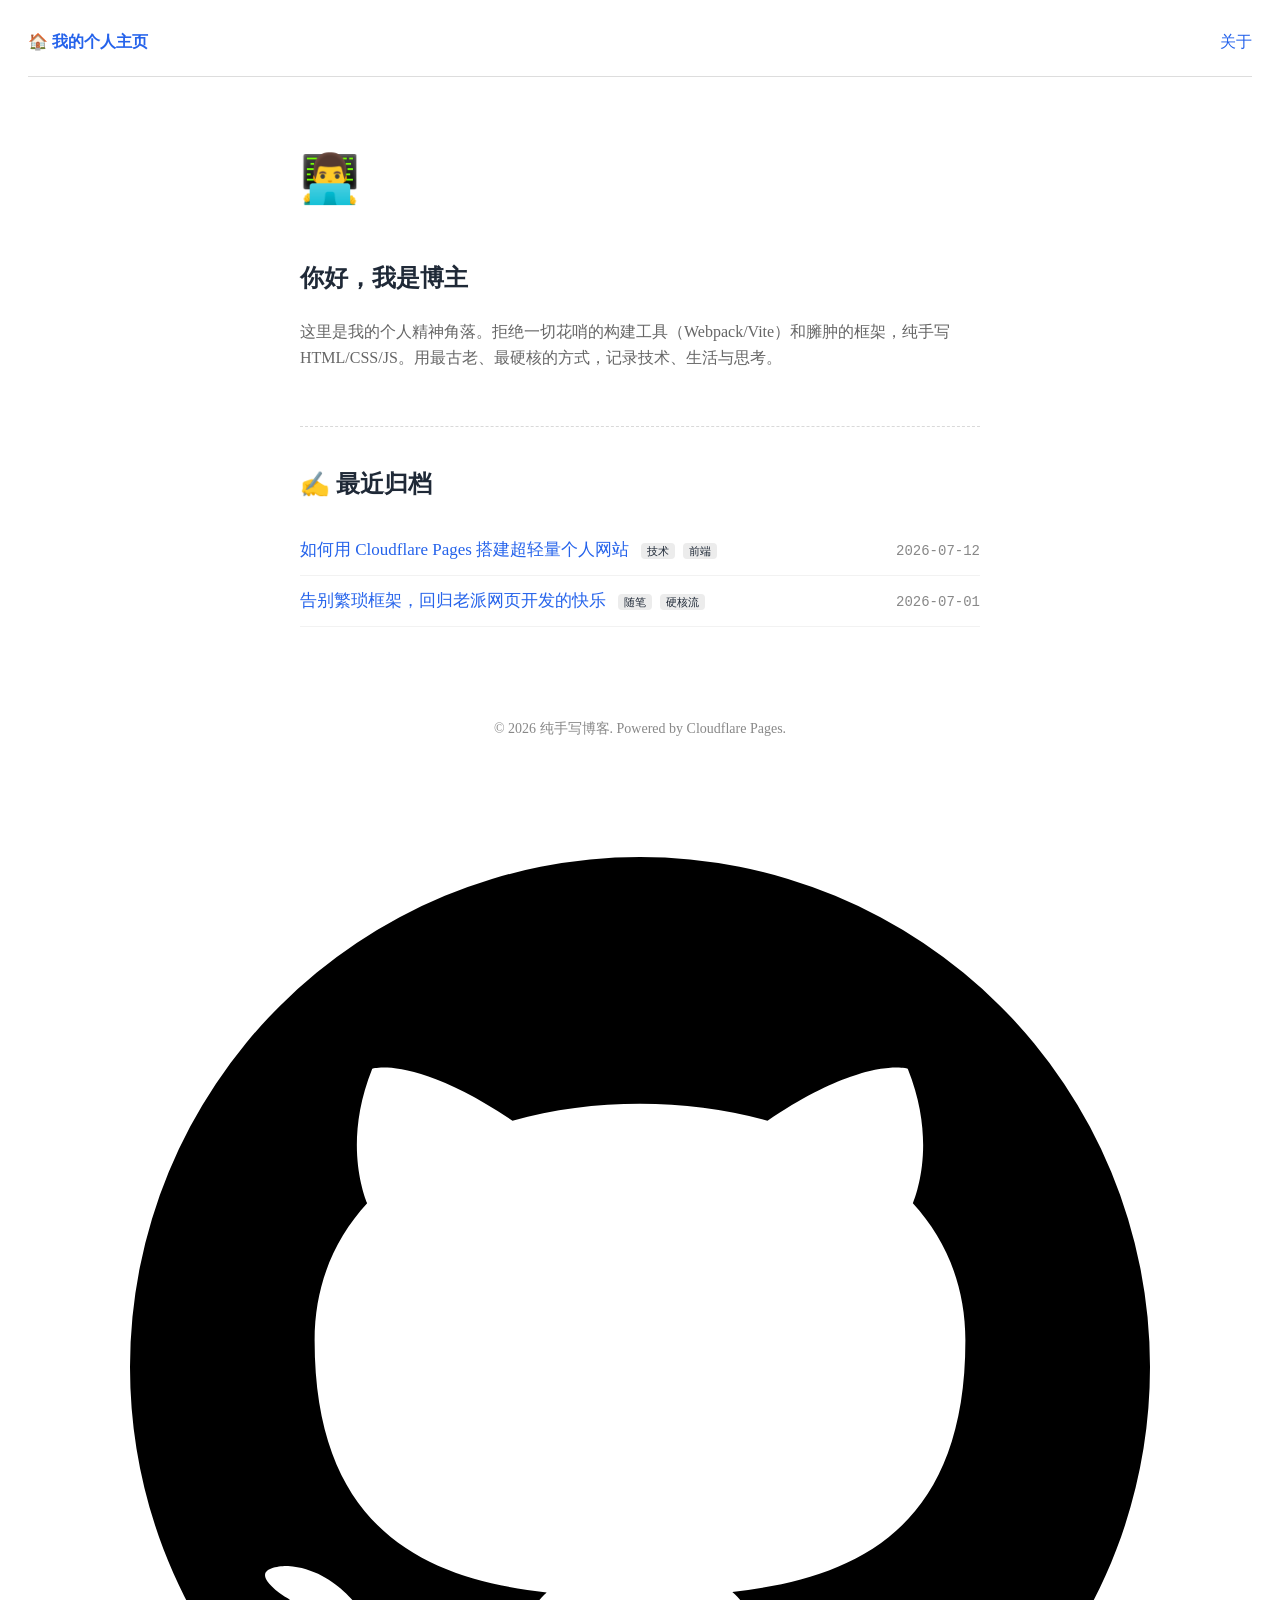
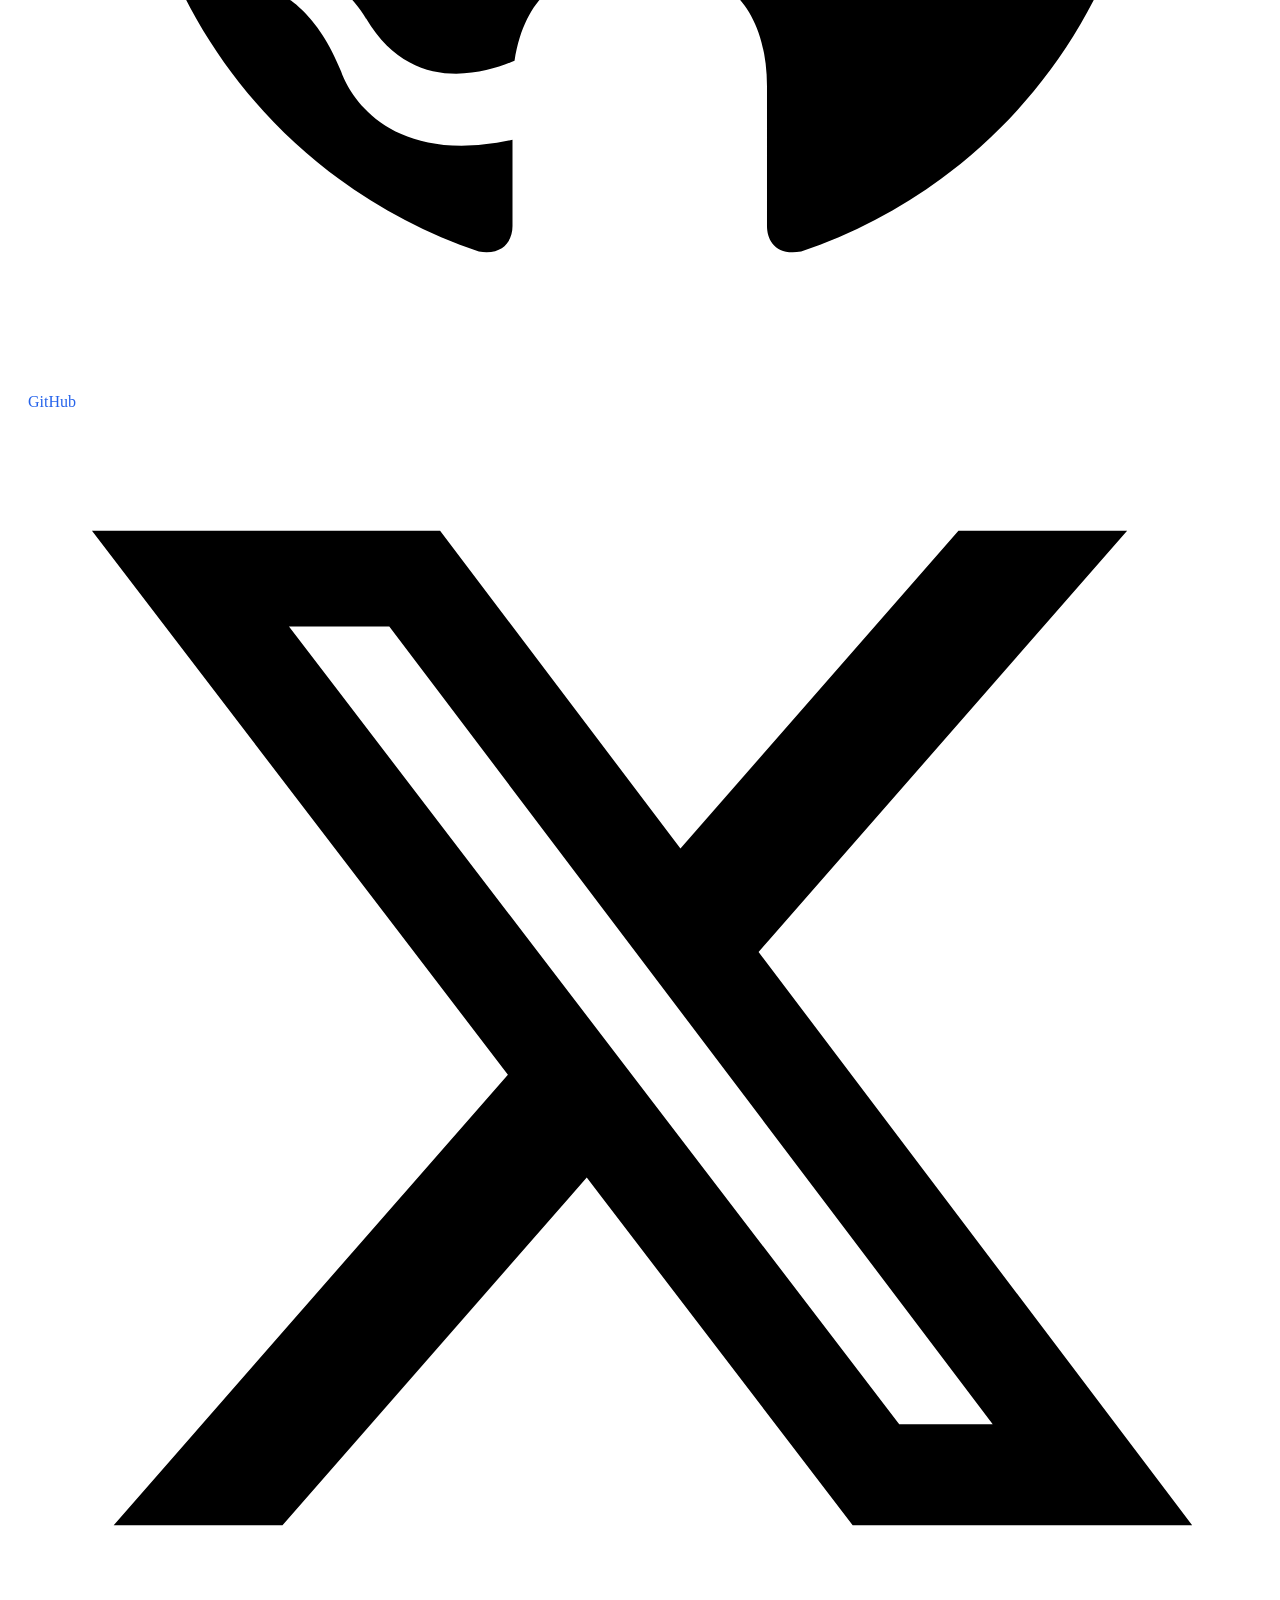
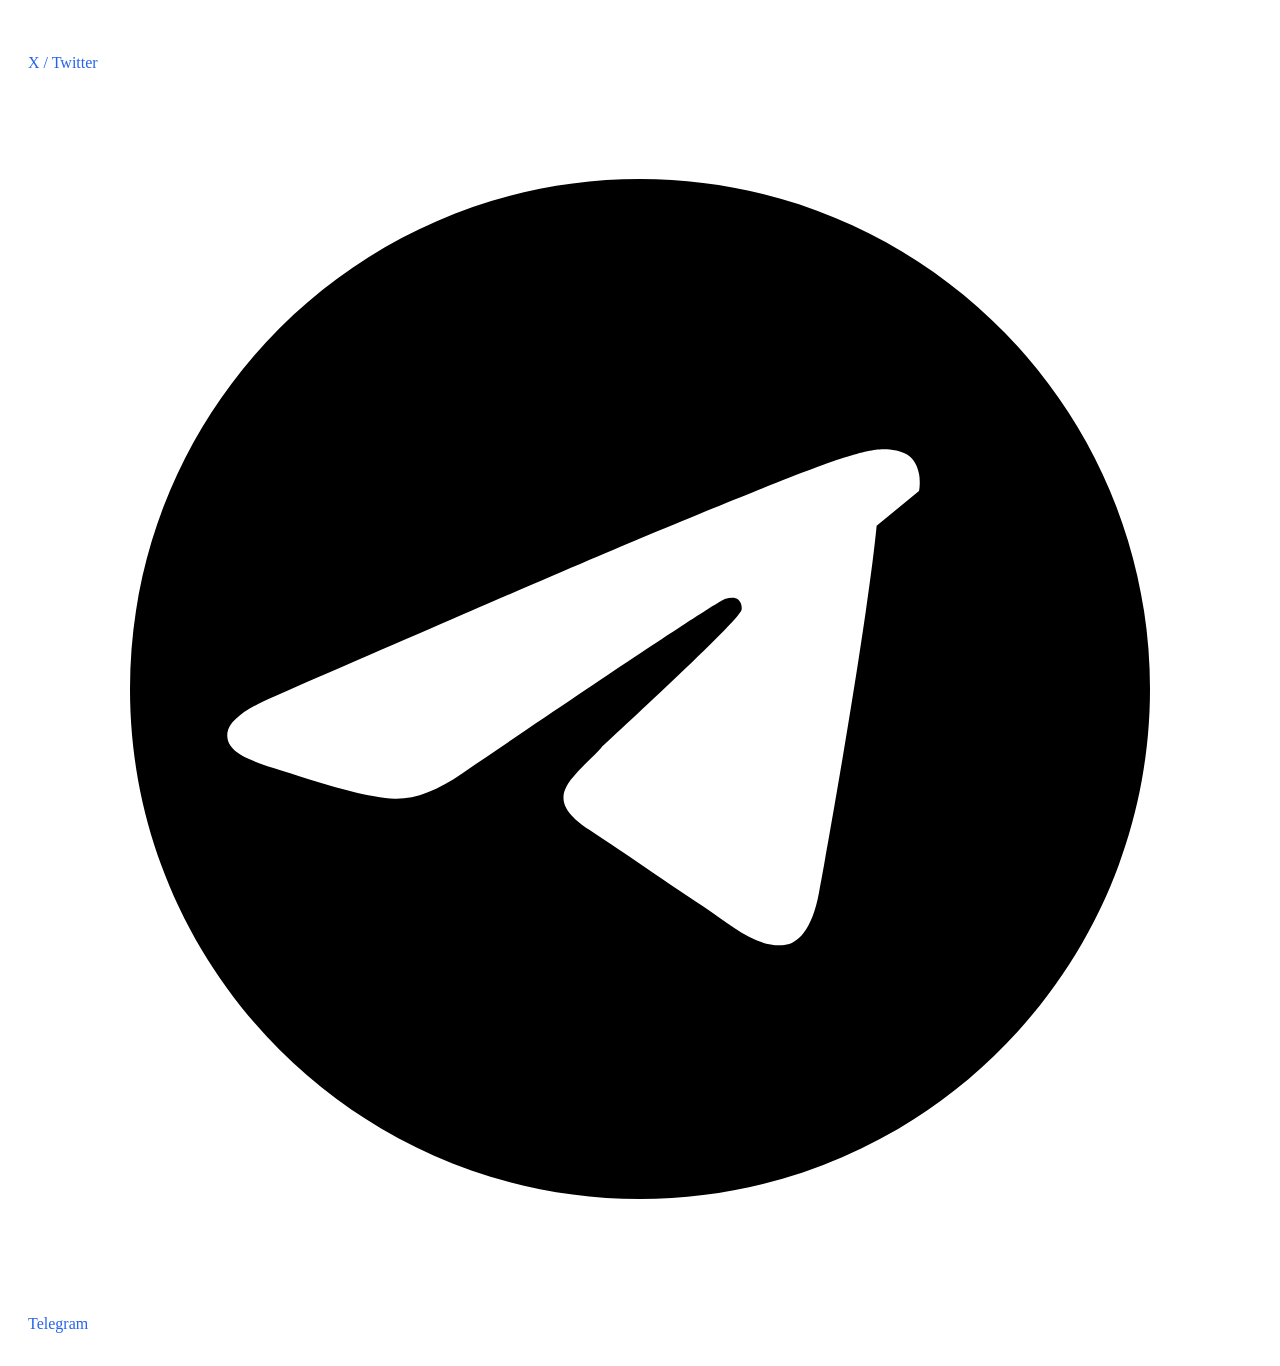
<file: index.html>
<!DOCTYPE html>
<html lang="zh-CN">
<head>
    <meta charset="UTF-8">
    <meta name="viewport" content="width=device-width, initial-scale=1.0">
    <title>欢迎来到我的硬核主页</title>
    <link rel="stylesheet" href="css/style.css">
    <style>
        .profile-section {
            padding: 20px 0 40px 0;
            border-bottom: 1px dashed rgba(128, 128, 128, 0.3);
            margin-bottom: 30px;
        }
        .profile-avatar {
            font-size: 48px;
            margin-bottom: 15px;
        }
        .bio {
            font-size: 16px;
            color: #666;
            line-height: 1.6;
        }
        @media (prefers-color-scheme: dark) {
            .bio { color: #aaa; }
        }
        .post-item {
            display: flex;
            justify-content: space-between;
            align-items: baseline;
            padding: 10px 0;
            border-bottom: 1px solid rgba(128, 128, 128, 0.1);
        }
        .post-link {
            font-size: 17px;
            font-weight: 500;
        }
        .post-date {
            font-size: 14px;
            color: #888;
            font-family: monospace;
            white-space: nowrap;
            margin-left: 15px;
        }
        .tag-badge {
            font-size: 11px;
            background: rgba(128, 128, 128, 0.15);
            padding: 2px 6px;
            border-radius: 4px;
            margin-left: 8px;
            color: var(--text-color);
        }
    </style>
</head>
<body>

    <!-- 动态页头导航，由 js/main.js 统一加载 -->
    <header id="global-header"></header>

    <main class="container">
        <!-- 自我介绍区块 -->
        <section class="profile-section">
            <div class="profile-avatar">👨‍💻</div>
            <h1>你好，我是博主</h1>
            <p class="bio">
                这里是我的个人精神角落。拒绝一切花哨的构建工具（Webpack/Vite）和臃肿的框架，纯手写 HTML/CSS/JS。用最古老、最硬核的方式，记录技术、生活与思考。
            </p>
        </section>

        <!-- 文章列表区块 -->
        <section>
            <h2>✍️ 最近归档</h2>
            <div id="posts-list" style="margin-top: 15px;">
                <p style="color: #888;">文章加载中...</p>
            </div>
        </section>
    </main>

    <!-- 动态页脚，由 js/main.js 统一加载 -->
    <footer id="global-footer"></footer>

    <script src="js/main.js"></script>
    <script>
        // 核心逻辑：用原生 Fetch 异步读取并渲染 json 数据
        document.addEventListener("DOMContentLoaded", () => {
            const listContainer = document.getElementById("posts-list");
            
            fetch('data/archive.json')
                .then(response => {
                    if (!response.ok) throw new Error('网络异常，无法加载文章列表');
                    return response.json();
                })
                .then(data => {
                    if (!data.articles || data.articles.length === 0) {
                        listContainer.innerHTML = '<p style="color: #888;">暂无发布文章</p>';
                        return;
                    }
                    
                    listContainer.innerHTML = ''; // 清空加载提示
                    
                    // 循环生成文章列表 HTML
                    data.articles.forEach(article => {
                        const item = document.createElement('div');
                        item.className = 'post-item';
                        
                        // 生成标签 HTML
                        const tagsHtml = article.tags ? article.tags.map(t => `<span class="tag-badge">${t}</span>`).join('') : '';
                        
                        item.innerHTML = `
                            <div>
                                <a href="${article.path}" class="post-link">${article.title}</a>
                                ${tagsHtml}
                            </div>
                            <span class="post-date">${article.date}</span>
                        `;
                        listContainer.appendChild(item);
                    });
                })
                .catch(err => {
                    listContainer.innerHTML = `<p style="color: #ef4444;">❌ 列表加载失败: ${err.message}</p>`;
                });
        });
    </script>
</body>
    <div class="social-links">
    <!-- GitHub 链接 -->
    <a href="https://github.com/您的用户名" target="_blank" aria-label="GitHub">
        <svg viewBox="0 0 24 24"><path d="M12 2A10 10 0 0 0 2 12c0 4.42 2.87 8.17 6.84 9.5.5.08.66-.23.66-.5v-1.69c-2.77.6-3.36-1.34-3.36-1.34-.46-1.16-1.11-1.47-1.11-1.47-.9-.62.07-.6.07-.6 1 .07 1.53 1.03 1.53 1.03.9 1.52 2.34 1.07 2.91.83.1-.65.35-1.09.63-1.34-2.22-.25-4.55-1.11-4.55-4.94 0-1.1.39-1.99 1.03-2.69-.1-.25-.45-1.27.1-2.64 0 0 .84-.27 2.75 1.02.79-.22 1.65-.33 2.5-.33.85 0 1.71.11 2.5.33 1.91-1.29 2.75-1.02 2.75-1.02.55 1.37.2 2.39.1 2.64.64.7 1.03 1.6 1.03 2.69 0 3.84-2.34 4.68-4.57 4.93.36.31.68.92.68 1.85V21c0 .27.16.59.67.5C19.14 20.16 22 16.42 22 12A10 10 0 0 0 12 2z"/></svg>
        GitHub
    </a>

    <!-- X (Twitter) 链接 -->
    <a href="https://x.com/您的用户名" target="_blank" aria-label="X (Twitter)">
        <svg viewBox="0 0 24 24"><path d="M18.244 2.25h3.308l-7.227 8.26 8.502 11.24H16.17l-5.214-6.817L4.99 21.75H1.68l7.73-8.835L1.254 2.25H8.08l4.713 6.231zm-1.161 17.52h1.833L7.084 4.126H5.117z"/></svg>
        X / Twitter
    </a>

    <!-- Telegram 链接 -->
    <a href="https://t.me/您的用户名" target="_blank" aria-label="Telegram">
        <svg viewBox="0 0 24 24"><path d="M12 2C6.48 2 2 6.48 2 12s4.48 10 10 10 10-4.48 10-10S17.52 2 12 2zm4.64 6.8c-.15 1.58-.8 5.42-1.13 7.19-.14.75-.42 1-.68 1.03-.58.05-1.02-.38-1.58-.75-.88-.58-1.38-.94-2.23-1.5-1-.65-.35-1 .22-1.62.15-.15 2.7-2.48 2.75-2.7.01-.03.01-.14-.06-.2-.07-.06-.17-.04-.25-.02-.11.02-1.83 1.16-5.16 3.42-.49.34-.93.51-1.33.5-.44-.01-1.3-.25-1.93-.46-.78-.25-1.4-.39-1.35-.83.03-.23.34-.47.93-.72 3.65-1.59 6.08-2.64 7.3-3.15 3.47-1.44 4.19-1.69 4.66-1.69.1 0 .34.02.49.14.12.1.16.24.18.34.02.09.02.26 0 .34z"/></svg>
        Telegram
    </a>
</div>
</html>
</file>
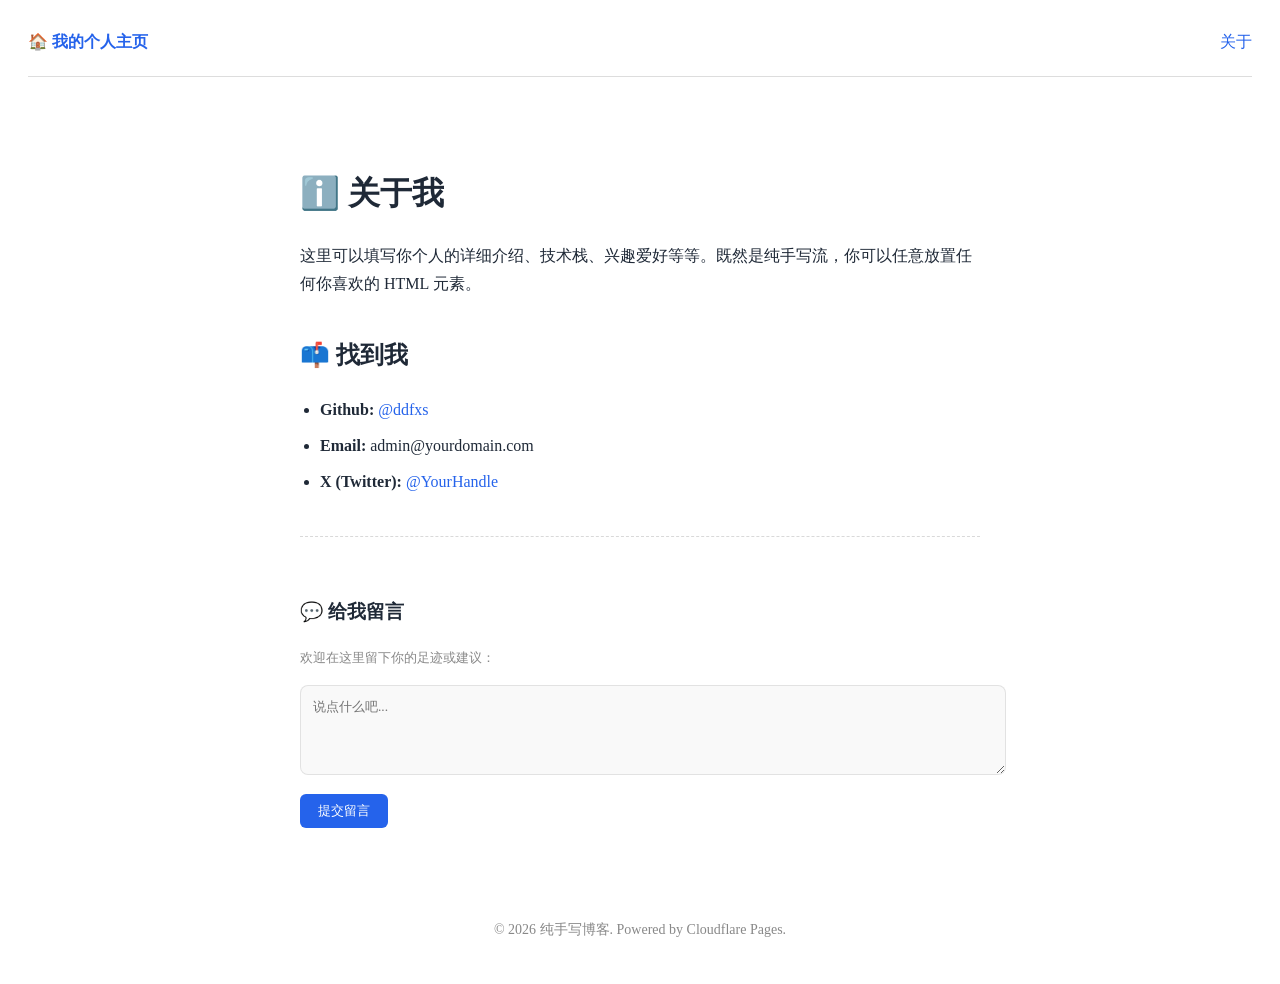
<file: about.html>
<!DOCTYPE html>
<html lang="zh-CN">
<head>
    <meta charset="UTF-8">
    <meta name="viewport" content="width=device-width, initial-scale=1.0">
    <title>关于我 - 我的硬核博客</title>
    <link rel="stylesheet" href="css/style.css">
    <style>
        .contact-list { margin: 20px 0; padding-left: 20px; }
        .contact-list li { margin-bottom: 8px; }
        /* 简易原生留言板样式 */
        .comment-system {
            margin-top: 40px;
            padding-top: 30px;
            border-top: 1px dashed rgba(128, 128, 128, 0.3);
        }
        .comment-input {
            width: 100%;
            padding: 12px;
            background: rgba(128, 128, 128, 0.05);
            border: 1px solid rgba(128, 128, 128, 0.2);
            color: var(--text-color);
            border-radius: 8px;
            margin-bottom: 10px;
            font-family: inherit;
            resize: vertical;
        }
        .comment-btn {
            background: var(--link-color);
            color: #fff;
            border: none;
            padding: 8px 18px;
            border-radius: 6px;
            cursor: pointer;
            font-weight: 500;
        }
        .comment-btn:hover { opacity: 0.9; }
    </style>
</head>
<body>

    <header id="global-header"></header>

    <main class="container">
        <h1>ℹ️ 关于我</h1>
        <p style="margin-top: 15px;">
            这里可以填写你个人的详细介绍、技术栈、兴趣爱好等等。既然是纯手写流，你可以任意放置任何你喜欢的 HTML 元素。
        </p>

        <h2>📫 找到我</h2>
        <ul class="contact-list">
            <li><strong>Github:</strong> <a href="https://github.com/ddfxs" target="_blank">@ddfxs</a></li>
            <li><strong>Email:</strong> admin@yourdomain.com</li>
            <li><strong>X (Twitter):</strong> <a href="#" target="_blank">@YourHandle</a></li>
        </ul>

        <!-- 纯前端留言板占位（可后期接入第三方如 Giscus, Valine 或 Disqus） -->
        <section class="comment-system">
            <h3>💬 给我留言</h3>
            <p style="font-size: 13px; color: #888; margin-bottom: 15px;">欢迎在这里留下你的足迹或建议：</p>
            <form onsubmit="alert('提示：这是一个硬核演示，点击确定。若要真正启用留言，可集成 Giscus 或 Valine 开源评论系统！'); return false;">
                <textarea class="comment-input" rows="4" placeholder="说点什么吧..." required></textarea>
                <button type="submit" class="comment-btn">提交留言</button>
            </form>
        </section>
    </main>

    <footer id="global-footer"></footer>

    <script src="js/main.js"></script>
</body>
</html>
</file>
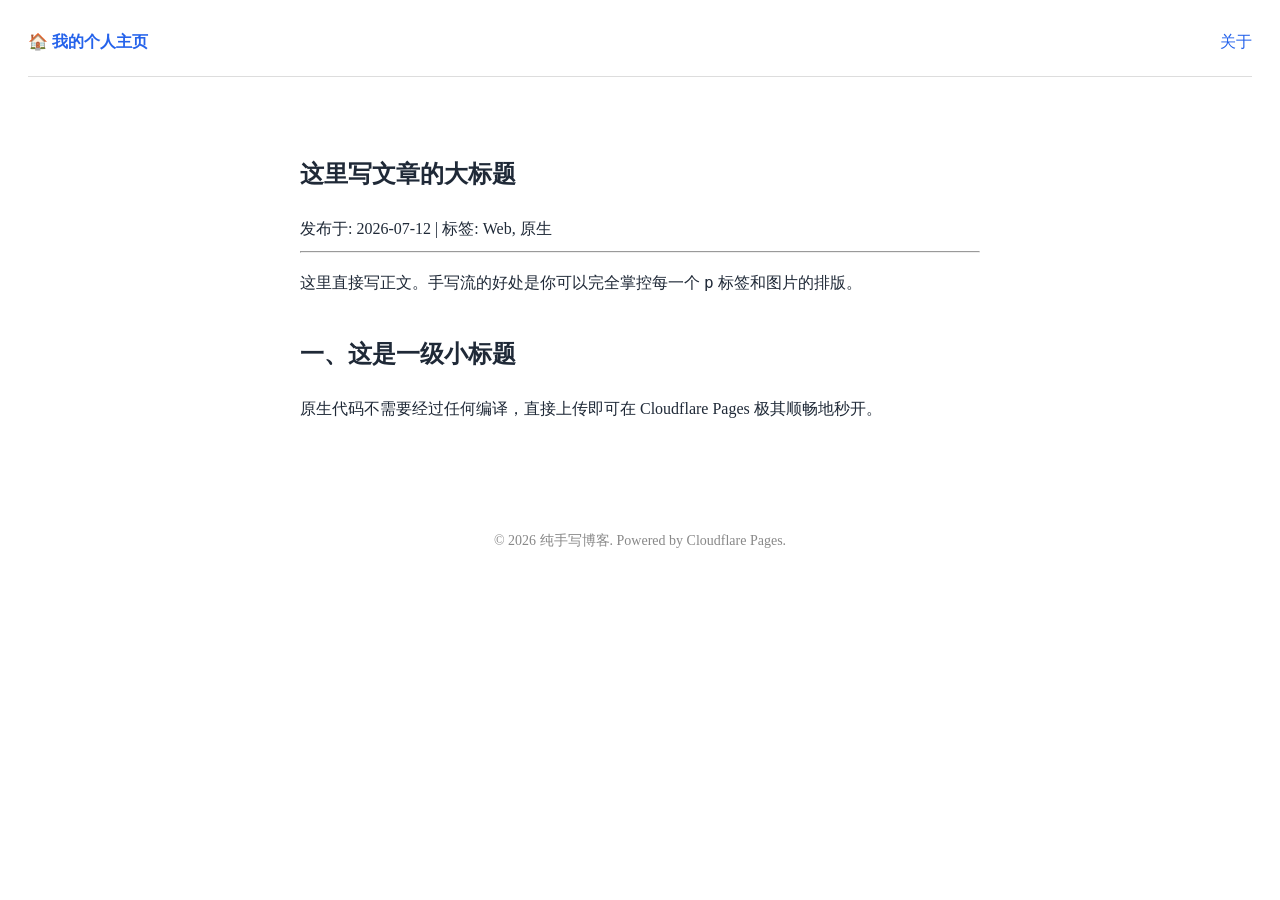
<file: posts/2026-07-12-my-story.html>
<!DOCTYPE html>
<html lang="zh-CN">
<head>
    <meta charset="UTF-8">
    <meta name="viewport" content="width=device-width, initial-scale=1.0">
    <title>文章标题 - 我的硬核博客</title>
    <link rel="stylesheet" href="../css/style.css">
</head>
<body>
    <!-- 1. 动态页头：由 JS 自动注入，改一处即可同步所有文章的导航 -->
    <header id="global-header"></header>

    <!-- 2. 文章主体：极致精简的语义化排版 -->
    <main class="post-container">
        <article>
            <h1 class="post-title">这里写文章的大标题</h1>
            <div class="post-meta">发布于: 2026-07-12 | 标签: Web, 原生</div>
            
            <hr>
            
            <section class="post-content">
                <p>这里直接写正文。手写流的好处是你可以完全掌控每一个 <code>p</code> 标签和图片的排版。</p>
                <h2>一、这是一级小标题</h2>
                <p>原生代码不需要经过任何编译，直接上传即可在 Cloudflare Pages 极其顺畅地秒开。</p>
            </section>
        </article>
    </main>

    <!-- 3. 动态页脚 -->
    <footer id="global-footer"></footer>

    <!-- 引入核心 JS，实现公用组件注入 -->
    <script src="../js/main.js"></script>
</body>
</html>
</file>
<file: css/style.css>
/* 全局变量：一键换肤，并自动跟随手机系统切换暗黑模式 */
:root {
    --bg-color: #ffffff;
    --text-color: #1f2937;
    --link-color: #2563eb;
    --max-width: 680px; /* 黄金阅读宽度，超过这个宽度眼睛看字会累 */
}

@media (prefers-color-scheme: dark) {
    :root {
        --bg-color: #111827;
        --text-color: #f3f4f6;
        --link-color: #60a5fa;
    }
}

body {
    background-color: var(--bg-color);
    color: var(--text-color);
    line-height: 1.75;
    font-size: 16px;
    padding: 20px;
}

/* 限制文章容器宽度，保持极佳的杂志级阅读比例 */
.post-container, .container {
    max-width: var(--max-width);
    margin: 0 auto;
    padding: 40px 0;
}

h1, h2, h3 { color: var(--text-color); margin-top: 1.5em; }
a { color: var(--link-color); text-decoration: none; }
a:hover { text-decoration: underline; }

/* 让所有媒体文件自适应屏幕宽度 */
img, video, audio {
    max-width: 100%;
    height: auto;
    border-radius: 12px; /* 圆角看起来更现代 */
    margin: 20px 0;
}
</file>
